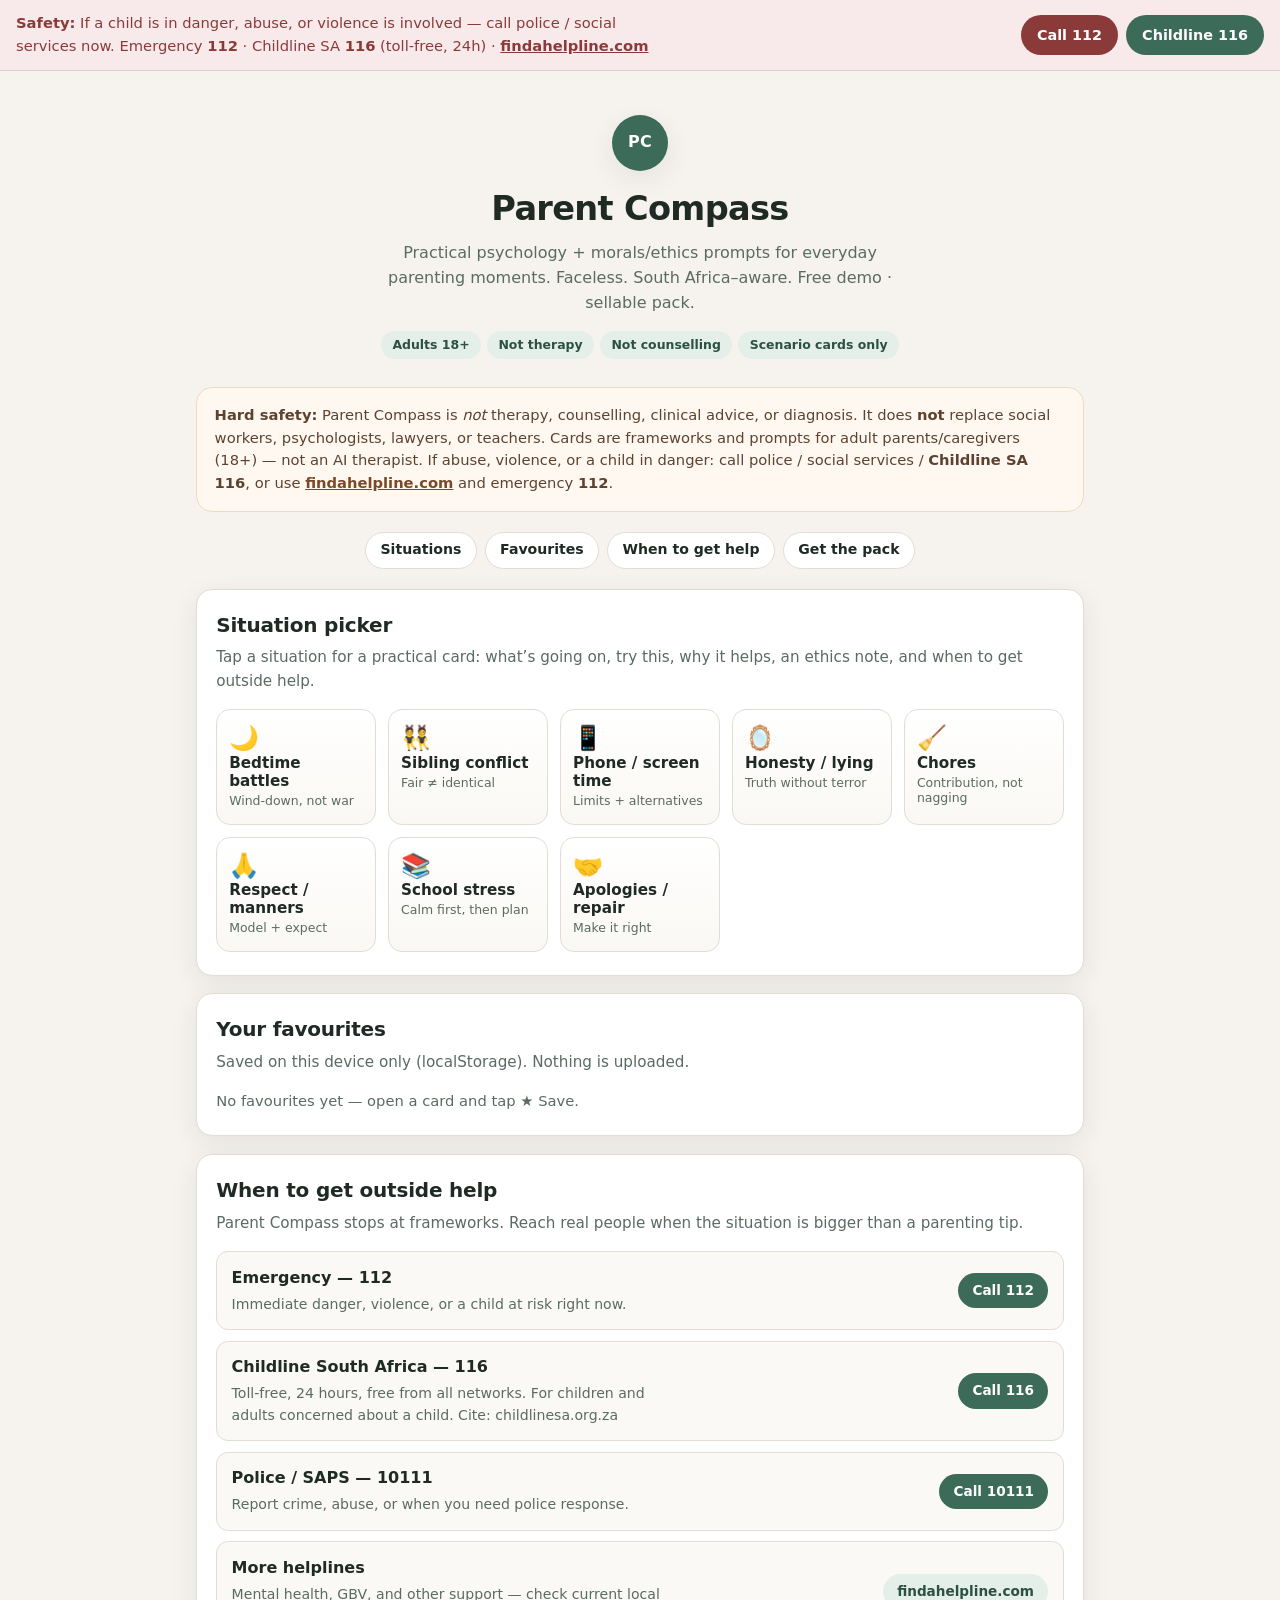
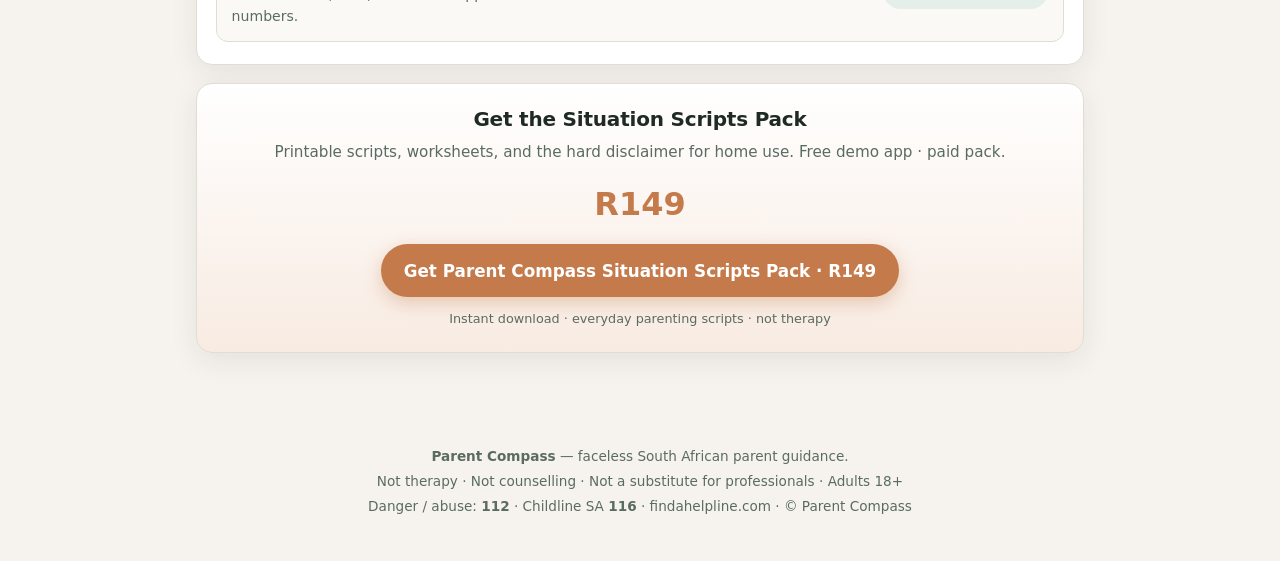
<file: index.html>
<!DOCTYPE html>
<html lang="en-ZA">
<head>
  <meta charset="utf-8">
  <meta name="viewport" content="width=device-width, initial-scale=1">
  <meta name="description" content="Parent Compass — practical South African parent guidance for everyday situations. Scenario cards with psychology-lite frameworks and ethics notes. Not therapy. Adults 18+.">
  <meta name="robots" content="index,follow">
  <title>Parent Compass | Everyday parent guidance (SA)</title>
  <link rel="stylesheet" href="css/styles.css">
  <link rel="icon" href="data:image/svg+xml,%3Csvg xmlns='http://www.w3.org/2000/svg' viewBox='0 0 64 64'%3E%3Ccircle fill='%233d6b5a' cx='32' cy='32' r='30'/%3E%3Ctext x='32' y='41' text-anchor='middle' fill='white' font-size='16' font-family='sans-serif' font-weight='700'%3EPC%3C/text%3E%3C/svg%3E">
</head>
<body>
  <div class="safety-bar" role="alert">
    <p>
      <strong>Safety:</strong> If a child is in danger, abuse, or violence is involved — call police / social services now.
      Emergency <strong>112</strong> · Childline SA <strong>116</strong> (toll-free, 24h) ·
      <a href="https://findahelpline.com" target="_blank" rel="noopener noreferrer">findahelpline.com</a>
    </p>
    <div class="safety-actions">
      <a class="btn-call" href="tel:112">Call 112</a>
      <a class="btn-call alt" href="tel:116">Childline 116</a>
    </div>
  </div>

  <div class="wrap">
    <header class="site-header">
      <div class="logo-mark" aria-hidden="true">PC</div>
      <h1>Parent Compass</h1>
      <p class="tagline">Practical psychology + morals/ethics prompts for everyday parenting moments. Faceless. South Africa–aware. Free demo · sellable pack.</p>
      <div class="badge-row">
        <span class="badge">Adults 18+</span>
        <span class="badge">Not therapy</span>
        <span class="badge">Not counselling</span>
        <span class="badge">Scenario cards only</span>
      </div>
    </header>

    <aside class="disclaimer-box" role="note">
      <strong>Hard safety:</strong> Parent Compass is <em>not</em> therapy, counselling, clinical advice, or diagnosis.
      It does <strong>not</strong> replace social workers, psychologists, lawyers, or teachers.
      Cards are frameworks and prompts for adult parents/caregivers (18+) — not an AI therapist.
      If abuse, violence, or a child in danger: call police / social services / <strong>Childline SA 116</strong>, or use
      <a href="https://findahelpline.com" target="_blank" rel="noopener noreferrer">findahelpline.com</a> and emergency <strong>112</strong>.
    </aside>

    <nav class="modules" aria-label="Sections">
      <a href="#situations">Situations</a>
      <a href="#favourites">Favourites</a>
      <a href="#help">When to get help</a>
      <a href="#pack">Get the pack</a>
    </nav>

    <main>
      <section class="card" id="situations">
        <h2>Situation picker</h2>
        <p class="lead">Tap a situation for a practical card: what’s going on, try this, why it helps, an ethics note, and when to get outside help.</p>
        <div class="situation-grid" id="situation-grid"></div>
        <div class="protocol" id="card-panel" hidden aria-live="polite"></div>
      </section>

      <section class="card" id="favourites">
        <h2>Your favourites</h2>
        <p class="lead">Saved on this device only (localStorage). Nothing is uploaded.</p>
        <div id="favourites-list" class="fav-list">
          <p class="empty-fav" id="fav-empty">No favourites yet — open a card and tap ★ Save.</p>
        </div>
      </section>

      <section class="card" id="help">
        <h2>When to get outside help</h2>
        <p class="lead">Parent Compass stops at frameworks. Reach real people when the situation is bigger than a parenting tip.</p>
        <div class="call-list">
          <div class="call-item">
            <div>
              <h3>Emergency — 112</h3>
              <p>Immediate danger, violence, or a child at risk right now.</p>
            </div>
            <a class="btn-call-sm" href="tel:112">Call 112</a>
          </div>
          <div class="call-item">
            <div>
              <h3>Childline South Africa — 116</h3>
              <p>Toll-free, 24 hours, free from all networks. For children and adults concerned about a child. Cite: childlinesa.org.za</p>
            </div>
            <a class="btn-call-sm" href="tel:116">Call 116</a>
          </div>
          <div class="call-item">
            <div>
              <h3>Police / SAPS — 10111</h3>
              <p>Report crime, abuse, or when you need police response.</p>
            </div>
            <a class="btn-call-sm" href="tel:10111">Call 10111</a>
          </div>
          <div class="call-item">
            <div>
              <h3>More helplines</h3>
              <p>Mental health, GBV, and other support — check current local numbers.</p>
            </div>
            <a class="btn-link" href="https://findahelpline.com" target="_blank" rel="noopener noreferrer">findahelpline.com</a>
          </div>
        </div>
      </section>

      <section class="card cta-box" id="pack">
        <h2>Get the Situation Scripts Pack</h2>
        <p class="lead">Printable scripts, worksheets, and the hard disclaimer for home use. Free demo app · paid pack.</p>
        <p class="price">R149</p>
        <a class="btn-cta" href="https://stofficial.gumroad.com/l/mjegjx" target="_blank" rel="noopener noreferrer">Get Parent Compass Situation Scripts Pack · R149</a>
        <p class="cta-note">Instant download · everyday parenting scripts · not therapy</p>
      </section>
    </main>
  </div>

  <footer>
    <p><strong>Parent Compass</strong> — faceless South African parent guidance.</p>
    <p>Not therapy · Not counselling · Not a substitute for professionals · Adults 18+</p>
    <p>Danger / abuse: <strong>112</strong> · Childline SA <strong>116</strong> · findahelpline.com · © Parent Compass</p>
  </footer>

  <script src="js/situations.js"></script>
  <script src="js/app.js"></script>
</body>
</html>
</file>
<file: css/styles.css>
/* Parent Compass — faceless SA parent guidance */
:root {
  --bg: #f6f3ee;
  --surface: #ffffff;
  --ink: #1f2a24;
  --ink-soft: #5a6b62;
  --accent: #3d6b5a;
  --accent-dark: #2c5043;
  --accent-soft: #e4efe9;
  --warm: #c47a4a;
  --warm-soft: #f8ebe2;
  --danger: #8b3a3a;
  --danger-bg: #f8eaea;
  --line: #e2ddd4;
  --shadow: 0 8px 28px rgba(31, 42, 36, 0.08);
  --radius: 16px;
  --font: "Segoe UI", system-ui, -apple-system, sans-serif;
}

*, *::before, *::after { box-sizing: border-box; }
html { scroll-behavior: smooth; }
body {
  margin: 0;
  font-family: var(--font);
  color: var(--ink);
  background: var(--bg);
  line-height: 1.55;
}

a { color: var(--accent-dark); }
a:hover { color: var(--warm); }

.safety-bar {
  background: var(--danger-bg);
  color: var(--danger);
  border-bottom: 1px solid #e8c9c9;
  padding: 0.75rem 1rem;
  display: flex;
  flex-wrap: wrap;
  gap: 0.75rem;
  align-items: center;
  justify-content: space-between;
}
.safety-bar p { margin: 0; max-width: 70ch; font-size: 0.92rem; }
.safety-bar a { color: var(--danger); font-weight: 600; }
.safety-actions { display: flex; gap: 0.5rem; flex-wrap: wrap; }

.btn-call, .btn-call-sm, .btn-cta, .btn-fav, .btn-link {
  display: inline-flex;
  align-items: center;
  justify-content: center;
  text-decoration: none;
  border-radius: 999px;
  font-weight: 700;
  border: none;
  cursor: pointer;
  font-family: inherit;
}
.btn-call {
  background: var(--danger);
  color: #fff !important;
  padding: 0.55rem 1rem;
  font-size: 0.9rem;
}
.btn-call.alt { background: var(--accent); }
.btn-call-sm {
  background: var(--accent);
  color: #fff !important;
  padding: 0.45rem 0.9rem;
  font-size: 0.85rem;
  white-space: nowrap;
}
.btn-link {
  background: var(--accent-soft);
  color: var(--accent-dark) !important;
  padding: 0.45rem 0.9rem;
  font-size: 0.85rem;
}
.btn-cta {
  background: var(--warm);
  color: #fff !important;
  padding: 0.85rem 1.4rem;
  font-size: 1.05rem;
  box-shadow: 0 6px 18px rgba(196, 122, 74, 0.35);
}
.btn-cta:hover { filter: brightness(1.05); }

.wrap { max-width: 920px; margin: 0 auto; padding: 1.25rem 1rem 3rem; }

.site-header {
  text-align: center;
  padding: 1.5rem 0 0.5rem;
}
.logo-mark {
  width: 56px; height: 56px; margin: 0 auto 0.75rem;
  border-radius: 50%;
  background: var(--accent);
  color: #fff;
  display: grid; place-items: center;
  font-weight: 800; letter-spacing: 0.02em;
  box-shadow: var(--shadow);
}
.site-header h1 {
  margin: 0 0 0.4rem;
  font-size: clamp(1.6rem, 4vw, 2.1rem);
  letter-spacing: -0.02em;
}
.tagline {
  margin: 0 auto 1rem;
  max-width: 52ch;
  color: var(--ink-soft);
  font-size: 1rem;
}
.badge-row {
  display: flex; flex-wrap: wrap; gap: 0.4rem;
  justify-content: center;
}
.badge {
  background: var(--accent-soft);
  color: var(--accent-dark);
  border-radius: 999px;
  padding: 0.25rem 0.7rem;
  font-size: 0.78rem;
  font-weight: 600;
}

.disclaimer-box {
  margin: 1.25rem 0;
  padding: 1rem 1.1rem;
  background: #fff8f0;
  border: 1px solid #efd9c2;
  border-radius: var(--radius);
  font-size: 0.92rem;
  color: #5c4330;
}
.disclaimer-box a { color: #7a4a28; font-weight: 600; }

.modules {
  display: flex; flex-wrap: wrap; gap: 0.5rem;
  justify-content: center;
  margin-bottom: 1.25rem;
}
.modules a {
  text-decoration: none;
  background: var(--surface);
  border: 1px solid var(--line);
  border-radius: 999px;
  padding: 0.4rem 0.9rem;
  font-size: 0.88rem;
  font-weight: 600;
  color: var(--ink);
}
.modules a:hover { border-color: var(--accent); color: var(--accent-dark); }

.card {
  background: var(--surface);
  border: 1px solid var(--line);
  border-radius: var(--radius);
  padding: 1.25rem 1.2rem 1.4rem;
  margin-bottom: 1.1rem;
  box-shadow: var(--shadow);
}
.card h2 {
  margin: 0 0 0.35rem;
  font-size: 1.25rem;
  letter-spacing: -0.01em;
}
.lead {
  margin: 0 0 1rem;
  color: var(--ink-soft);
  font-size: 0.95rem;
}

.situation-grid {
  display: grid;
  grid-template-columns: repeat(auto-fill, minmax(150px, 1fr));
  gap: 0.75rem;
}
.sit-card {
  appearance: none;
  border: 1px solid var(--line);
  background: linear-gradient(180deg, #fff, #faf8f4);
  border-radius: 14px;
  padding: 1rem 0.75rem;
  text-align: left;
  cursor: pointer;
  font-family: inherit;
  color: var(--ink);
  transition: border-color 0.15s, transform 0.15s, box-shadow 0.15s;
  display: flex;
  flex-direction: column;
  gap: 0.2rem;
  min-height: 110px;
}
.sit-card:hover, .sit-card:focus-visible {
  border-color: var(--accent);
  outline: none;
  transform: translateY(-2px);
  box-shadow: 0 8px 18px rgba(61, 107, 90, 0.12);
}
.sit-card.active {
  border-color: var(--accent);
  background: var(--accent-soft);
}
.sit-card .icon { font-size: 1.5rem; line-height: 1; }
.sit-card .label { font-weight: 700; font-size: 0.95rem; }
.sit-card .hint { font-size: 0.78rem; color: var(--ink-soft); }
.sit-card.fav-marked .label::after { content: " ★"; color: var(--warm); font-size: 0.85em; }

.protocol {
  margin-top: 1.15rem;
  padding: 1.1rem 1rem;
  background: #faf9f6;
  border: 1px solid var(--line);
  border-radius: 14px;
}
.protocol[hidden] { display: none !important; }
.protocol-head {
  display: flex;
  flex-wrap: wrap;
  gap: 0.75rem;
  align-items: flex-start;
  justify-content: space-between;
  margin-bottom: 0.85rem;
}
.protocol-head h3 {
  margin: 0;
  font-size: 1.2rem;
}
.btn-fav {
  background: var(--warm-soft);
  color: var(--warm);
  padding: 0.45rem 0.9rem;
  font-size: 0.85rem;
  border: 1px solid #efd4c0;
}
.btn-fav.saved {
  background: var(--warm);
  color: #fff;
  border-color: var(--warm);
}

.block { margin: 0.9rem 0; }
.block h4 {
  margin: 0 0 0.35rem;
  font-size: 0.82rem;
  text-transform: uppercase;
  letter-spacing: 0.06em;
  color: var(--accent);
}
.block p, .block li { font-size: 0.95rem; }
.block ul, .block ol {
  margin: 0.25rem 0 0;
  padding-left: 1.2rem;
}
.block li { margin: 0.25rem 0; }
.block.ethics {
  background: var(--accent-soft);
  border-radius: 10px;
  padding: 0.75rem 0.85rem;
}
.block.outside {
  background: var(--danger-bg);
  border-radius: 10px;
  padding: 0.75rem 0.85rem;
}
.block.outside h4 { color: var(--danger); }

.fav-list { display: grid; gap: 0.5rem; }
.fav-item {
  display: flex;
  align-items: center;
  justify-content: space-between;
  gap: 0.75rem;
  padding: 0.7rem 0.85rem;
  border: 1px solid var(--line);
  border-radius: 12px;
  background: #faf9f6;
}
.fav-item button {
  appearance: none;
  border: none;
  background: transparent;
  color: var(--accent-dark);
  font-weight: 700;
  font-family: inherit;
  cursor: pointer;
  text-align: left;
  font-size: 0.95rem;
  padding: 0;
}
.fav-item .remove {
  color: var(--ink-soft);
  font-size: 0.8rem;
  font-weight: 600;
}
.empty-fav { color: var(--ink-soft); margin: 0; font-size: 0.92rem; }

.call-list { display: grid; gap: 0.65rem; }
.call-item {
  display: flex;
  flex-wrap: wrap;
  gap: 0.75rem;
  align-items: center;
  justify-content: space-between;
  padding: 0.85rem 0.9rem;
  border: 1px solid var(--line);
  border-radius: 12px;
  background: #faf9f6;
}
.call-item h3 { margin: 0 0 0.2rem; font-size: 1rem; }
.call-item p { margin: 0; font-size: 0.88rem; color: var(--ink-soft); max-width: 48ch; }

.cta-box { text-align: center; background: linear-gradient(180deg, #fff, #f8ebe2); }
.cta-box .price {
  font-size: 2rem;
  font-weight: 800;
  color: var(--warm);
  margin: 0.4rem 0 0.9rem;
}
.cta-note { margin: 0.75rem 0 0; font-size: 0.8rem; color: var(--ink-soft); }

footer {
  text-align: center;
  padding: 1.5rem 1rem 2.5rem;
  color: var(--ink-soft);
  font-size: 0.85rem;
}
footer p { margin: 0.25rem 0; }

@media (max-width: 560px) {
  .call-item { flex-direction: column; align-items: flex-start; }
  .protocol-head { flex-direction: column; }
}
</file>
